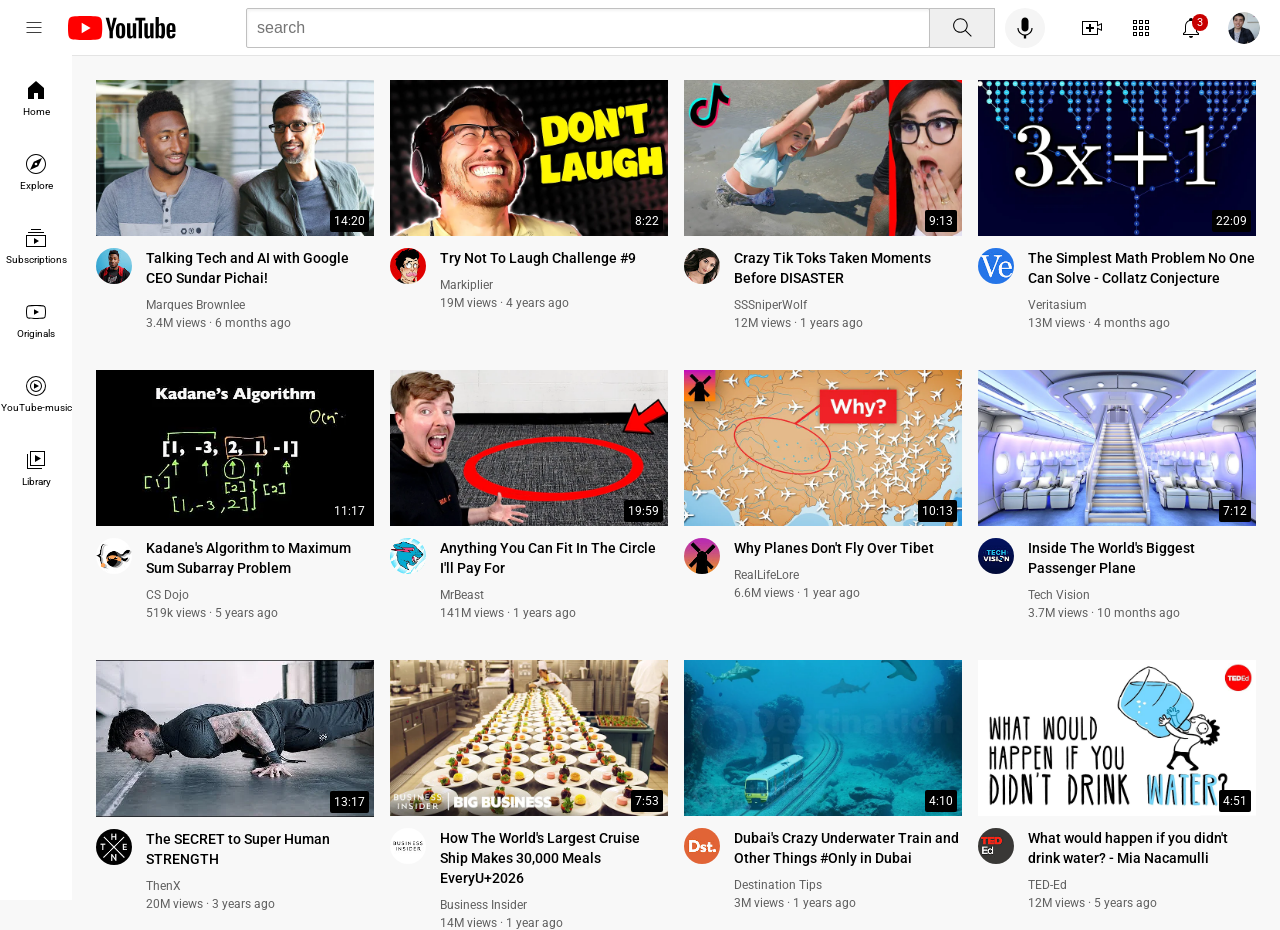
<file: index.html>
<!DOCTYPE html>
          <html>
            <head>
              <title>YouTube.com Clone</title>

              <link rel="preconnect" href="https://fonts.googleapis.com">
              <link rel="preconnect" href="https://fonts.gstatic.com" crossorigin>
              <link href="https://fonts.googleapis.com/css2?family=Roboto:ital,wght@0,100..900;1,100..900&display=swap" rel="stylesheet">
              <link rel="stylesheet" href="styles/general.css">
              <link rel="stylesheet" href="styles/header.css">
              <link rel="stylesheet" href="styles/video.css"> 
              <link rel="stylesheet" href="styles/sidebar.css"> 
            </head>

            <body>
              <div class="header">
                <div class="left-section">
                  <img class="hamburger-menu" src="icons/hamburger-menu.svg">
                  <img class="youtube-logo" src="icons/youtube-logo.svg">
                </div>
                <div class="middle-section"><input class="search-bar" type="text" placeholder="search">
                <button class="search-button">
                  <img class="search-icon" src="icons/search.svg">
                  <div class="tooltip">search</div>
                </button>
                <button class="voice-search-button">
                  <img class="voice-search-icon" src="icons/voice-search-icon.svg">
                  <div class="tooltip">search with your voice</div>
                </button>
                </div>
                  <div class="right-section">
                    <div class="upload-icon-container">
                      <img class="upload-icon" src="icons/upload.svg">
                      <div class="tooltip">Create</div>
                    </div>
                    <div class="youtube-apps-icon-container">
                      <img class="youtube-apps-icon" src="icons/youtube-apps.svg">
                      <div class="tooltip">YouTube apps</div>
                    </div>
                  
                  <div class="notifications-icon-container">
                    <img class="notifications-icon" src="icons/notifications.svg">
                    <div class="notifications-count">3</div>
                    <div class="tooltip">Notifications</div>
                  </div>
                <img class="current-user-picture" src="channel-pictures/my-channel.jpeg">
                  </div>
                </div>

                  <div class="sidebar">
                    <div class="sidebar-link"><img src="icons/home.svg"> <div>Home</div> </div>
                    <div class="sidebar-link"><img src="icons/explore.svg"> <div>Explore</div> </div>
                    <div class="sidebar-link"><img src="icons/subscriptions.svg"> <div>Subscriptions</div> </div>
                    <div class="sidebar-link"><img src="icons/originals.svg"> <div>Originals</div> </div>
                    <div class="sidebar-link"><img src="icons/youtube-music.svg"> <div>YouTube-music</div> </div>
                    <div class="sidebar-link"><img src="icons/library.svg"> <div>Library</div> </div>
                  </div>
            
          <div class="video-grid">
            <div class="video-preview">
            <div class="thumbnail-row">
              <img class="thumbnail" src="thumbnails/thumbnail-1.webp">
            <div class="video-time">14:20</div>
            </div>
            <div class="video-info-grid">
              <div class="channel-picture">
                <img class="profile-picture" src="channel-pictures/channel-1.jpeg">
              </div>
              <div class="video-info">
                <p class="video-title">
                  Talking Tech and AI with Google CEO
                  Sundar Pichai!
                </p>
                <p class="video-author">
                  Marques Brownlee
                </p>
                <P class="video-stats">
                  3.4M views &#xB7; 6 months ago
              </P>
            </div>
          </div>
          </div>
        
        

          <div class="video-preview">
            <div class="thumbnail-row">
              <img class="thumbnail" src="thumbnails/thumbnail-2 (1).webp">
              <div class="video-time">8:22</div>
            </div>
            <div class="video-info-grid">
              <div class="channel-picture">
                <img class="profile-picture" src="channel-pictures/channel-2.jpeg">
              </div>
              <div class="video-info">
                <p class="video-title">
                  Try Not To Laugh Challenge #9
                </p>
                <p class="video-author">
                  Markiplier
                </p>
                <P class="video-stats">
                  19M views &#xB7; 4 years ago
              </P>
            </div>
          </div>
          </div>
        

      <div class="video-preview">
            <div class="thumbnail-row">
              <img class="thumbnail" src="thumbnails/thumbnail-3.webp">
              <div class="video-time">9:13</div>
            </div>
            <div class="video-info-grid">
              <div class="channel-picture">
                <img class="profile-picture" src="channel-pictures/channel-3.jpeg">
              </div>
              <div class="video-info">
                <p class="video-title">
                  Crazy Tik Toks Taken Moments Before DISASTER
                </p>
                <p class="video-author">
                  SSSniperWolf
                </p>
                <P class="video-stats">
                  12M views &#xB7; 1 years ago
              </P>
            </div>
          </div>
          </div>
        

          <div class="video-preview">
            <div class="thumbnail-row">
              <img class="thumbnail" src="thumbnails/thumbnail-4.webp">
              <div class="video-time">22:09</div>
            </div>
            <div class="video-info-grid">
              <div class="channel-picture">
                <img class="profile-picture" src="channel-pictures/channel-4.jpeg">
              </div>
              <div class="video-info">
                <p class="video-title">
                The Simplest Math Problem No One Can Solve - Collatz Conjecture
                </p>
                <p class="video-author">
                  Veritasium
                </p>
                <P class="video-stats">
                  13M views &#xB7; 4 months ago
              </P>
            </div>
          </div>
          </div>


          <div class="video-preview">
            <div class="thumbnail-row">
              <img class="thumbnail" src="thumbnails/thumbnail-5.webp">
              <div class="video-time">11:17</div>
            </div>
            <div class="video-info-grid">
              <div class="channel-picture">
                <img class="profile-picture" src="channel-pictures/channel-5.jpeg">
              </div>
              <div class="video-info">
                <p class="video-title">
                  Kadane's Algorithm to Maximum Sum Subarray Problem
                </p>
                <p class="video-author">
                CS Dojo
                </p>
                <P class="video-stats">
                  519k views &#xB7; 5 years ago
              </P>
            </div>
          </div>
          </div>

      <div class="video-preview">
            <div class="thumbnail-row">
              <img class="thumbnail" src="thumbnails/thumbnail-6.webp">
              <div class="video-time">19:59</div>
            </div>
            <div class="video-info-grid">
              <div class="channel-picture">
                <img class="profile-picture" src="channel-pictures/channel-6.jpeg">
              </div>
              <div class="video-info">
                <p class="video-title">
                  Anything You Can Fit In The Circle I'll Pay For
                </p>
                <p class="video-author">
                  MrBeast
                </p>
                <P class="video-stats">
                  141M views &#xB7; 1 years ago
              </P>
              </div>
            </div>
          </div>
        

          <div class="video-preview">
            <div class="thumbnail-row">
              <img class="thumbnail" src="thumbnails/thumbnail-7.webp">
            <div class="video-time">10:13</div>
            </div>
            <div class="video-info-grid">
              <div class="channel-picture">
                <img class="profile-picture" src="channel-pictures/channel-7.jpeg">
              </div>
              <div class="video-info">
                <p class="video-title">
                  Why Planes Don't Fly Over Tibet
                </p>
                <p class="video-author">
                RealLifeLore
                </p>
                <P class="video-stats">
                  6.6M views &#xB7; 1 year ago
              </P>
            </div>
          </div>
          </div>
        

          <div class="video-preview">
            <div class="thumbnail-row">
              <img class="thumbnail" src="thumbnails/thumbnail-8.webp">
              <div class="video-time">7:12</div>
            </div>
            <div class="video-info-grid">
              <div class="channel-picture">
                <img class="profile-picture" src="channel-pictures/channel-8.jpeg">
              </div>
              <div class="video-info">
                <p class="video-title">
                  Inside The World's Biggest Passenger Plane
                </p>
                <p class="video-author">
                  Tech Vision
                </p>
                <P class="video-stats">
                  3.7M views &#xB7; 10 months ago
              </P>
            </div>
          </div>
          </div>

      <div class="video-preview">
            <div class="thumbnail-row">
              <img class="thumbnail" src="thumbnails/thumbnail-9.webp">
              <div class="video-time">13:17</div>
            </div>
            <div class="video-info-grid">
              <div class="channel-picture">
                <img class="profile-picture" src="channel-pictures/channel-9.jpeg">
              </div>
              <div class="video-info">
                <p class="video-title">
                  The SECRET to Super Human STRENGTH
                </p>
                <p class="video-author">
                  ThenX
                </p>
                <P class="video-stats">
                  20M views &#xB7; 3 years ago
              </P>
            </div>
          </div>
          </div>

          <div class="video-preview">
            <div class="thumbnail-row">
              <img class="thumbnail" src="thumbnails/thumbnail-10.webp">
              <div class="video-time">7:53</div>
            </div>
            <div class="video-info-grid">
              <div class="channel-picture">
                <img class="profile-picture" src="channel-pictures/channel-10.jpeg">
              </div>
              <div class="video-info">
                <p class="video-title">
                  How The World's Largest Cruise Ship Makes 30,000 Meals EveryU+2026
                </p>
                <p class="video-author">
                Business Insider
                </p>
                <P class="video-stats">
                  14M views &#xB7; 1 year ago
              </P>
            </div>
          </div>
          </div>

          <div class="video-preview">
            <div class="thumbnail-row">
              <img class="thumbnail" src="thumbnails/thumbnail-11.webp">
              <div class="video-time">4:10</div>
            </div>
            <div class="video-info-grid">
              <div class="channel-picture">
                <img class="profile-picture" src="channel-pictures/channel-11.jpeg">
              </div>
              <div class="video-info">
                <p class="video-title">
                  Dubai's Crazy Underwater Train and Other Things #Only in Dubai
                </p>
                <p class="video-author">
                  Destination Tips
                </p>
                <P class="video-stats">
                  3M views &#xB7; 1 years ago
              </P>
            </div>
          </div>
          </div>

      <div class="video-preview">
            <div class="thumbnail-row">
              <img class="thumbnail" src="thumbnails/thumbnail-12.webp">
              <div class="video-time">4:51</div>
            </div>
            <div class="video-info-grid">
              <div class="channel-picture">
                <img class="profile-picture" src="channel-pictures/channel-12.jpeg">
              </div>
              <div class="video-info">
                <p class="video-title">
                  What would happen if you didn't drink water? - Mia Nacamulli
                </p>
                <p class="video-author">
                  TED-Ed
                </p>
                <P class="video-stats">
                  12M views &#xB7; 5 years ago
              </P>
              </div>
            </div>
            </div>
          </div>
        </body>
        </html>
</file>
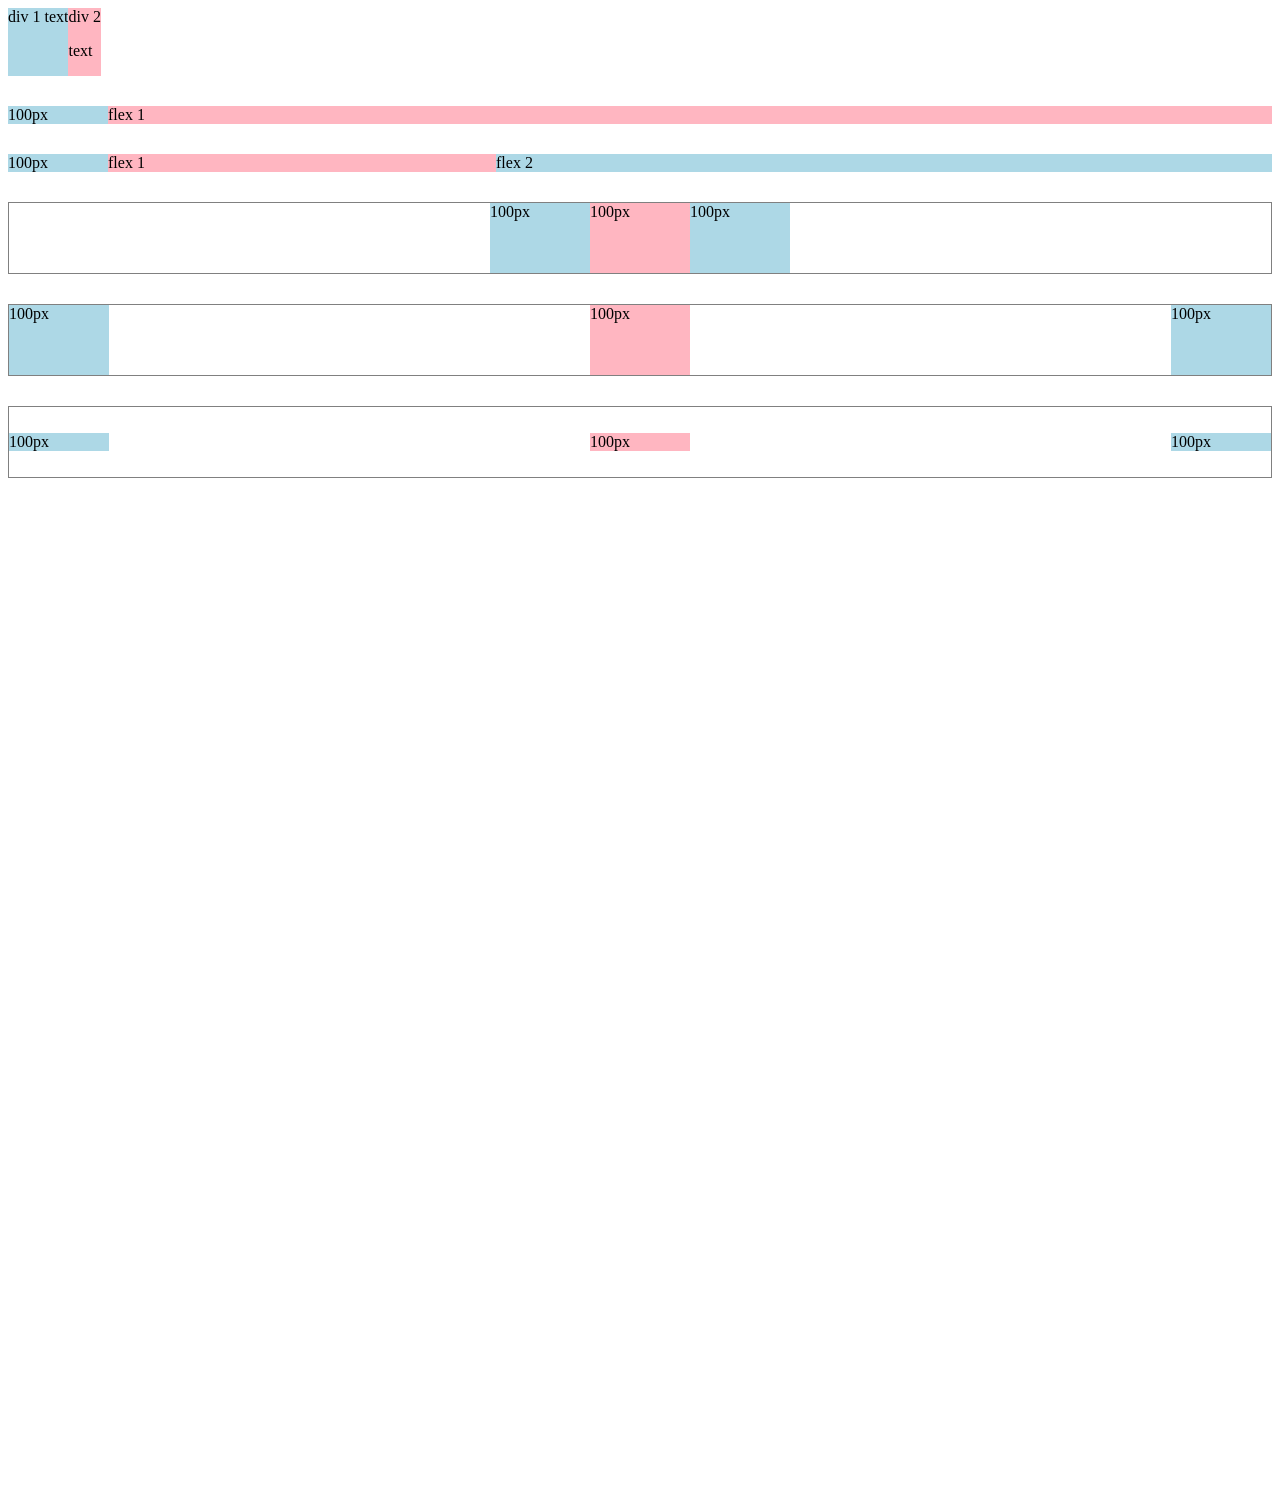
<file: flexbox.html>
<!DOCTYPE html>
      <html>
        <head>
          <title>Flexbox practice</title>
        </head>
        <body style="padding-bottom: 1000px;">
          <div style="
            display: flex;
            flex-direction: row;
            ">
            <div style="background-color: lightblue;">div 1 text</div>
            <div style="background-color: lightpink;">div 2<p>text</p></div>
          </div>

          <div style="
            margin-top: 30px;
            display: flex;
            flex-direction: row;
            ">
            <div style="background-color: lightblue; width: 100px;">100px</div>
            <div style="background-color: lightpink; flex: 1;">flex 1</div>
          </div>

          <div style="
            margin-top: 30px;
            display: flex;
            flex-direction: row;
            ">
            <div style="background-color: lightblue; width: 100px;">100px</div>
            <div style="background-color: lightpink; flex: 1;">flex 1</div>
            <div style="background-color: lightblue; flex: 2;">flex 2</div>
          </div>

          <div style="
            margin-top: 30px;
            height: 70px;
            border-width: 1px;
            border-style: solid;
            border-color: gray;

            display: flex;
            flex-direction: row;
            justify-content: center;
            ">
            <div style="background-color: lightblue; width: 100px;">100px</div>
            <div style="background-color: lightpink; width: 100px;">100px</div>
            <div style="background-color: lightblue; width: 100px;">100px</div>
          </div>

          <div style="
            margin-top: 30px;
            height: 70px;
            border-width: 1px;
            border-style: solid;
            border-color: gray;

            display: flex;
            flex-direction: row;
            justify-content: space-between;
            ">
            <div style="background-color: lightblue; width: 100px;">100px</div>
            <div style="background-color: lightpink; width: 100px;">100px</div>
            <div style="background-color: lightblue; width: 100px;">100px</div>
          </div>

          <div style="
            margin-top: 30px;
            height: 70px;
            border-width: 1px;
            border-style: solid;
            border-color: gray;

            display: flex;
            flex-direction: row;
            justify-content: space-between;
            align-items: center;
            ">
            <div style="background-color: lightblue; width: 100px;">100px</div>
            <div style="background-color: lightpink; width: 100px;">100px</div>
            <div style="background-color: lightblue; width: 100px;">100px</div>
          </div>
        </body>
      </html>
</file>
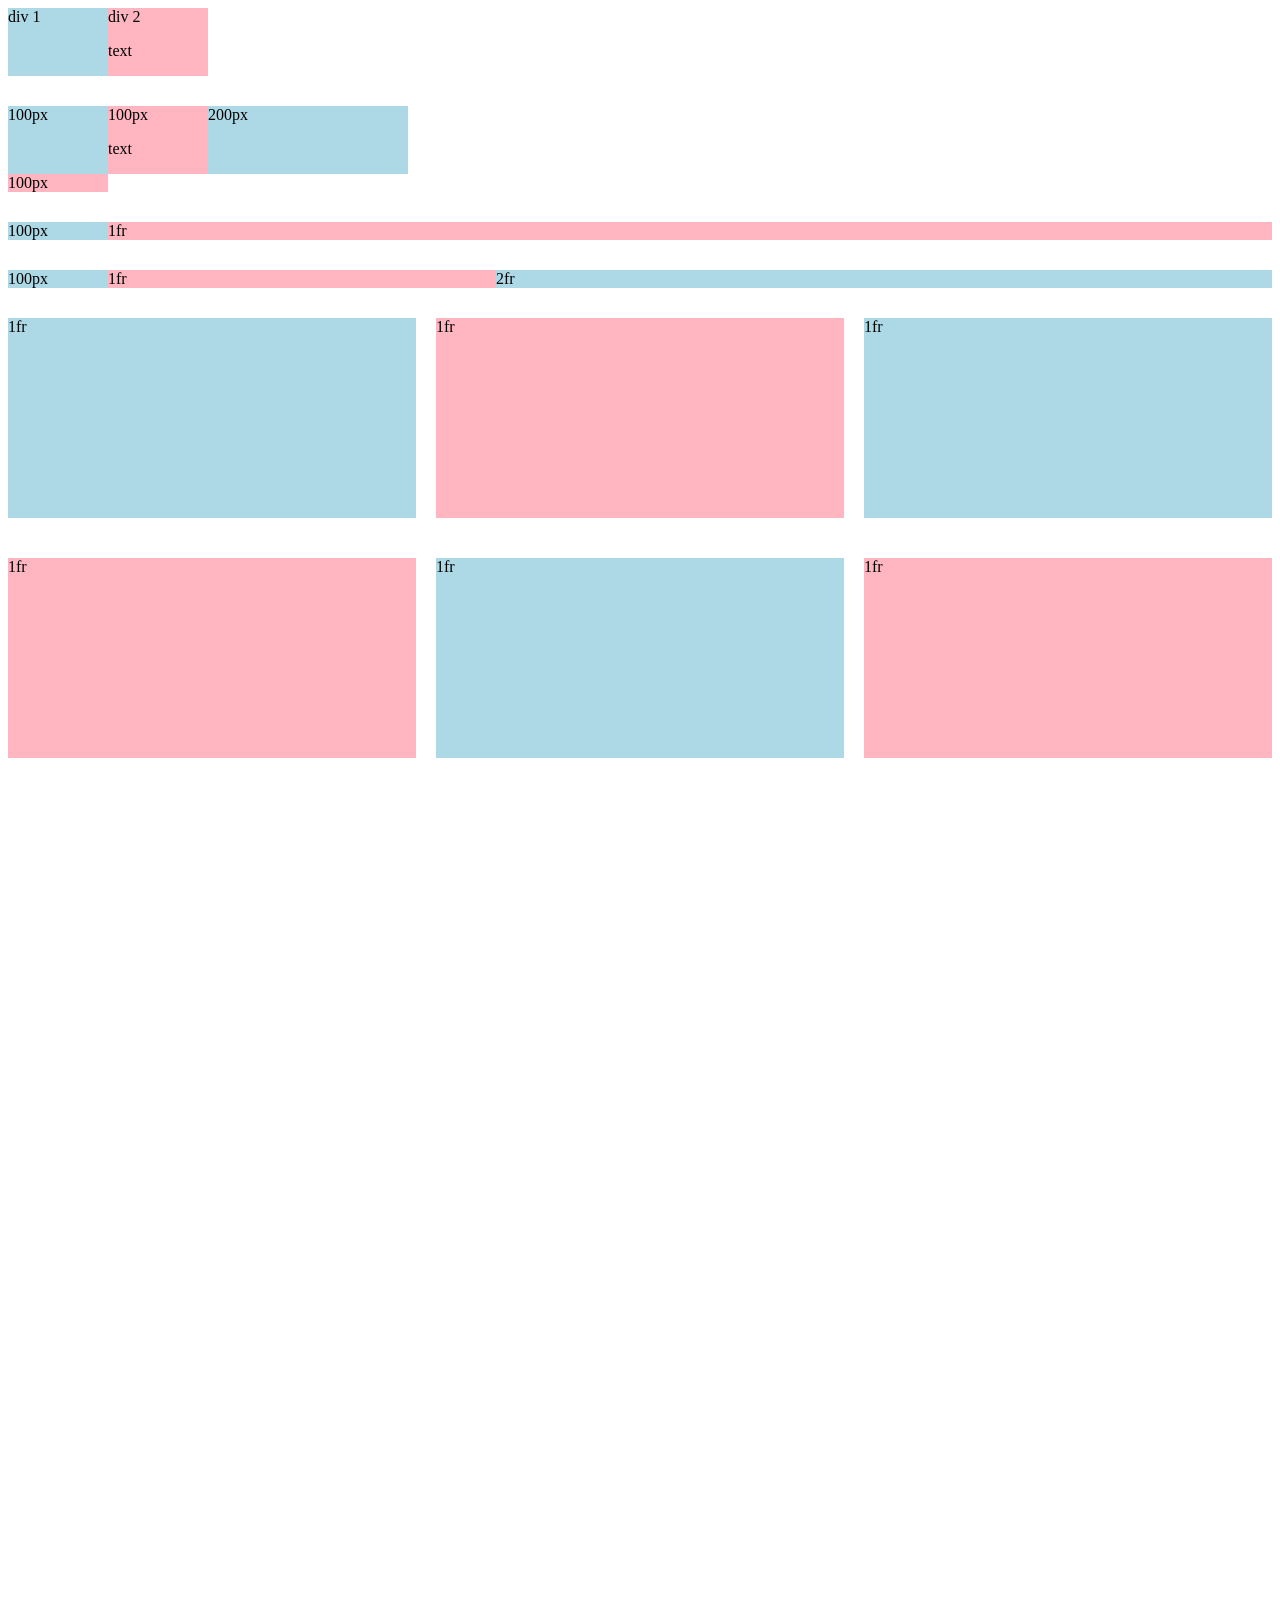
<file: grid.html>
<!DOCTYPE html>
    <html>
      <head>
        <title>Grid practice</title>
      </head>
      <body style="padding-bottom: 1000px;">
        <div style="
        display: grid; 
        grid-template-columns: 100px 100px;">
          <div style="background-color: lightblue;">div 1</div>
          <div style="background-color: lightpink;">div 2<p>text</p></div>
        </div>

          <div style="
          margin-top: 30px;
          display: grid; 
          grid-template-columns: 100px 100px 200px;">
            <div style="background-color: lightblue;">100px</div>
            <div style="background-color: lightpink;">100px<p>text</p></div>
            <div style="background-color: lightblue;">200px</div>
            <div style="background-color: lightpink;">100px</div>
         </div>

         <div style="
         margin-top: 30px;
        display: grid; 
        grid-template-columns: 100px 1fr;">
          <div style="background-color: lightblue;">100px</div>
          <div style="background-color: lightpink;">1fr</div>
        </div>

        <div style="
         margin-top: 30px;
        display: grid; 
        grid-template-columns: 100px 1fr 2fr;">
          <div style="background-color: lightblue;">100px</div>
          <div style="background-color: lightpink;">1fr</div>
          <div style="background-color: lightblue;">2fr</div>
        </div>

        <div style="
         margin-top: 30px;
         display: grid; 
         grid-template-columns: 1fr 1fr 1fr;
         column-gap: 20px;
         row-gap: 40px;">
         
          <div style="background-color: lightblue; height: 200px;">1fr</div>
          <div style="background-color: lightpink; height: 200px;">1fr</div>
          <div style="background-color: lightblue; height: 200px;">1fr</div>
          <div style="background-color: lightpink; height: 200px;">1fr</div>
          <div style="background-color: lightblue; height: 200px;">1fr</div>
          <div style="background-color: lightpink; height: 200px;">1fr</div>
        </div>
  </body>
  </html>
</file>
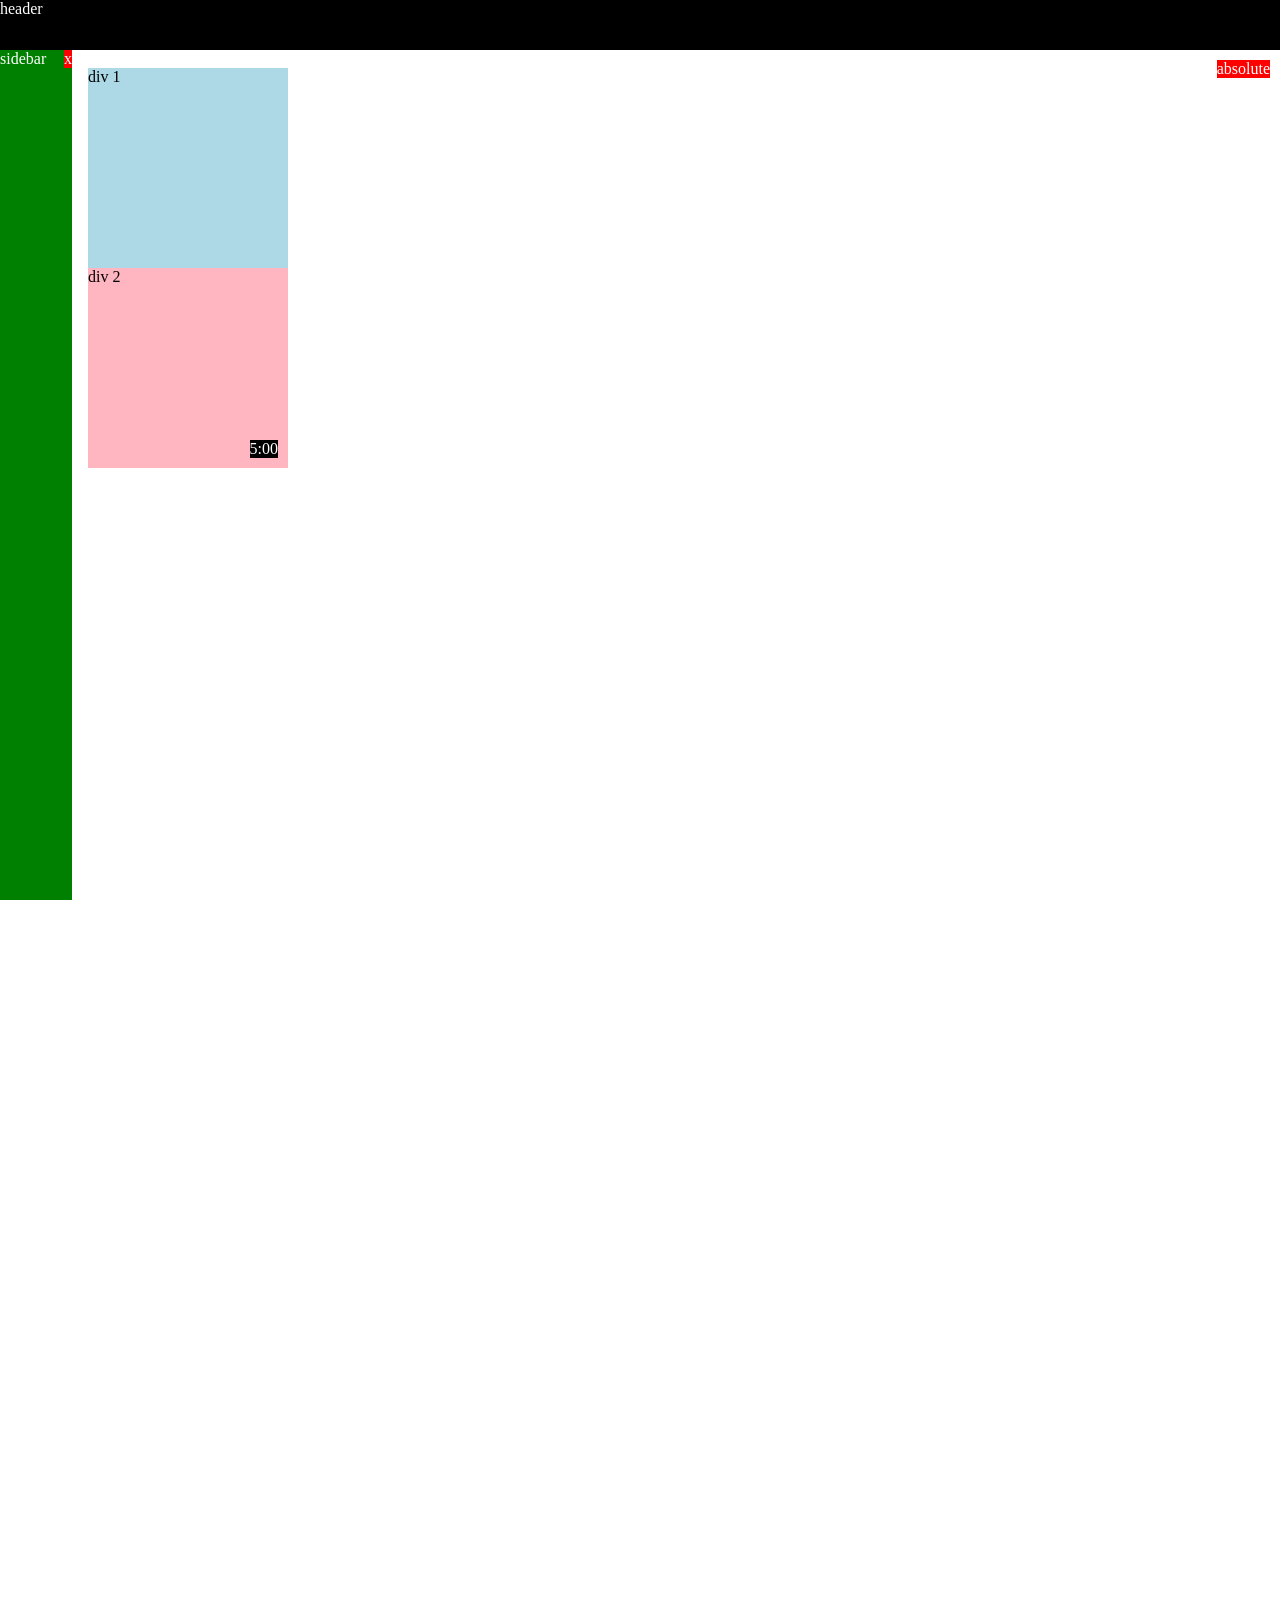
<file: position.html>
<!DOCTYPE html>
    <html>
        <head>
          <title>position practice</title>
        </head>
        <body style="
            height: 3000px;
            padding-top: 60px;
            padding-left: 80px;
            ">
          <div style="
            background-color: black;
            color: white;
            position: fixed;
            top: 0;
            left: 0;
            right: 0;
            height: 50px;
            z-index: 100;
          ">header</div>

          <div style="
          background-color: green;
          color: white;
          position: fixed;
          left: 0;
          bottom: 0;
          top: 50px;
          width: 72px;
          ">
            sidebar
            
        <div style="
        position: absolute;
        background-color: red;
        color: white;
        top: 0;
        right: 0;
        ">
          x
        </div>
          </div>

        <div style="
        position: absolute;
        background-color: red;
        color: white;
        top: 60px;
        right: 10px;
        ">
          absolute
        </div>

          <div style="
            background-color: lightblue;
            height: 200px;
            width: 200px;
            position: static;
            ">div 1 </div>
          <div style="
            background-color:lightpink;
            height: 200px;
            width: 200px;
            position: relative;
            ">
            div 2
            <div style="
        position: absolute;
        background-color: black;
        color: white;
        bottom: 10px;
        right: 10px;
       
        ">
          5:00
        </div>
        </div>
        </body>
      </html>
</file>
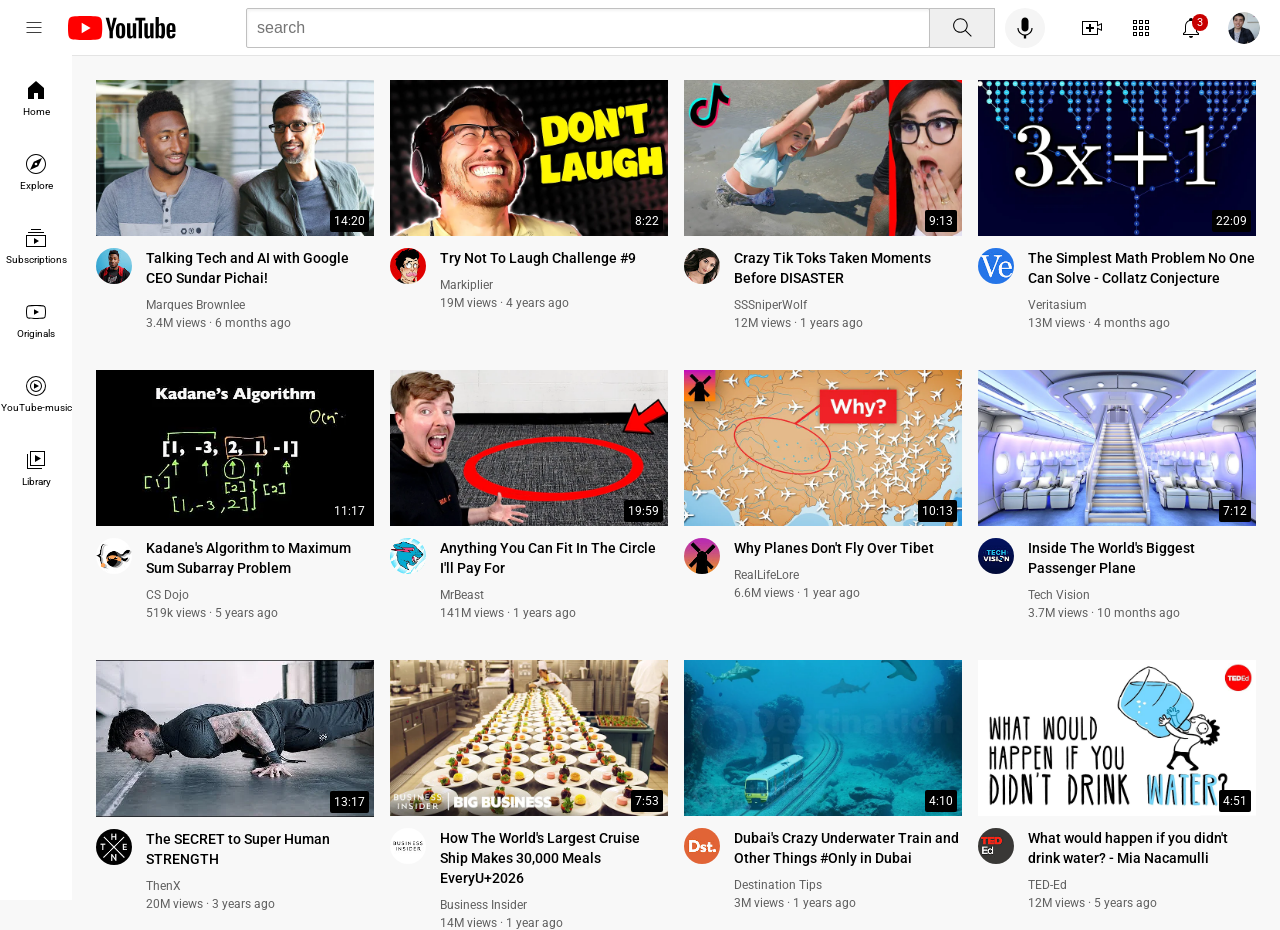
<file: youtube.html>
<!DOCTYPE html>
          <html>
            <head>
              <title>YouTube.com Clone</title>

              <link rel="preconnect" href="https://fonts.googleapis.com">
              <link rel="preconnect" href="https://fonts.gstatic.com" crossorigin>
              <link href="https://fonts.googleapis.com/css2?family=Roboto:ital,wght@0,100..900;1,100..900&display=swap" rel="stylesheet">
              <link rel="stylesheet" href="styles/general.css">
              <link rel="stylesheet" href="styles/header.css">
              <link rel="stylesheet" href="styles/video.css"> 
              <link rel="stylesheet" href="styles/sidebar.css"> 
            </head>

            <body>
              <div class="header">
                <div class="left-section">
                  <img class="hamburger-menu" src="icons/hamburger-menu.svg">
                  <img class="youtube-logo" src="icons/youtube-logo.svg">
                </div>
                <div class="middle-section"><input class="search-bar" type="text" placeholder="search">
                <button class="search-button">
                  <img class="search-icon" src="icons/search.svg">
                  <div class="tooltip">search</div>
                </button>
                <button class="voice-search-button">
                  <img class="voice-search-icon" src="icons/voice-search-icon.svg">
                  <div class="tooltip">search with your voice</div>
                </button>
                </div>
                  <div class="right-section">
                    <div class="upload-icon-container">
                      <img class="upload-icon" src="icons/upload.svg">
                      <div class="tooltip">Create</div>
                    </div>
                    <div class="youtube-apps-icon-container">
                      <img class="youtube-apps-icon" src="icons/youtube-apps.svg">
                      <div class="tooltip">YouTube apps</div>
                    </div>
                  
                  <div class="notifications-icon-container">
                    <img class="notifications-icon" src="icons/notifications.svg">
                    <div class="notifications-count">3</div>
                    <div class="tooltip">Notifications</div>
                  </div>
                <img class="current-user-picture" src="channel-pictures/my-channel.jpeg">
                  </div>
                </div>

                  <div class="sidebar">
                    <div class="sidebar-link"><img src="icons/home.svg"> <div>Home</div> </div>
                    <div class="sidebar-link"><img src="icons/explore.svg"> <div>Explore</div> </div>
                    <div class="sidebar-link"><img src="icons/subscriptions.svg"> <div>Subscriptions</div> </div>
                    <div class="sidebar-link"><img src="icons/originals.svg"> <div>Originals</div> </div>
                    <div class="sidebar-link"><img src="icons/youtube-music.svg"> <div>YouTube-music</div> </div>
                    <div class="sidebar-link"><img src="icons/library.svg"> <div>Library</div> </div>
                  </div>
            
          <div class="video-grid">
            <div class="video-preview">
            <div class="thumbnail-row">
              <img class="thumbnail" src="thumbnails/thumbnail-1.webp">
            <div class="video-time">14:20</div>
            </div>
            <div class="video-info-grid">
              <div class="channel-picture">
                <img class="profile-picture" src="channel-pictures/channel-1.jpeg">
              </div>
              <div class="video-info">
                <p class="video-title">
                  Talking Tech and AI with Google CEO
                  Sundar Pichai!
                </p>
                <p class="video-author">
                  Marques Brownlee
                </p>
                <P class="video-stats">
                  3.4M views &#xB7; 6 months ago
              </P>
            </div>
          </div>
          </div>
        
        

          <div class="video-preview">
            <div class="thumbnail-row">
              <img class="thumbnail" src="thumbnails/thumbnail-2 (1).webp">
              <div class="video-time">8:22</div>
            </div>
            <div class="video-info-grid">
              <div class="channel-picture">
                <img class="profile-picture" src="channel-pictures/channel-2.jpeg">
              </div>
              <div class="video-info">
                <p class="video-title">
                  Try Not To Laugh Challenge #9
                </p>
                <p class="video-author">
                  Markiplier
                </p>
                <P class="video-stats">
                  19M views &#xB7; 4 years ago
              </P>
            </div>
          </div>
          </div>
        

      <div class="video-preview">
            <div class="thumbnail-row">
              <img class="thumbnail" src="thumbnails/thumbnail-3.webp">
              <div class="video-time">9:13</div>
            </div>
            <div class="video-info-grid">
              <div class="channel-picture">
                <img class="profile-picture" src="channel-pictures/channel-3.jpeg">
              </div>
              <div class="video-info">
                <p class="video-title">
                  Crazy Tik Toks Taken Moments Before DISASTER
                </p>
                <p class="video-author">
                  SSSniperWolf
                </p>
                <P class="video-stats">
                  12M views &#xB7; 1 years ago
              </P>
            </div>
          </div>
          </div>
        

          <div class="video-preview">
            <div class="thumbnail-row">
              <img class="thumbnail" src="thumbnails/thumbnail-4.webp">
              <div class="video-time">22:09</div>
            </div>
            <div class="video-info-grid">
              <div class="channel-picture">
                <img class="profile-picture" src="channel-pictures/channel-4.jpeg">
              </div>
              <div class="video-info">
                <p class="video-title">
                The Simplest Math Problem No One Can Solve - Collatz Conjecture
                </p>
                <p class="video-author">
                  Veritasium
                </p>
                <P class="video-stats">
                  13M views &#xB7; 4 months ago
              </P>
            </div>
          </div>
          </div>


          <div class="video-preview">
            <div class="thumbnail-row">
              <img class="thumbnail" src="thumbnails/thumbnail-5.webp">
              <div class="video-time">11:17</div>
            </div>
            <div class="video-info-grid">
              <div class="channel-picture">
                <img class="profile-picture" src="channel-pictures/channel-5.jpeg">
              </div>
              <div class="video-info">
                <p class="video-title">
                  Kadane's Algorithm to Maximum Sum Subarray Problem
                </p>
                <p class="video-author">
                CS Dojo
                </p>
                <P class="video-stats">
                  519k views &#xB7; 5 years ago
              </P>
            </div>
          </div>
          </div>

      <div class="video-preview">
            <div class="thumbnail-row">
              <img class="thumbnail" src="thumbnails/thumbnail-6.webp">
              <div class="video-time">19:59</div>
            </div>
            <div class="video-info-grid">
              <div class="channel-picture">
                <img class="profile-picture" src="channel-pictures/channel-6.jpeg">
              </div>
              <div class="video-info">
                <p class="video-title">
                  Anything You Can Fit In The Circle I'll Pay For
                </p>
                <p class="video-author">
                  MrBeast
                </p>
                <P class="video-stats">
                  141M views &#xB7; 1 years ago
              </P>
              </div>
            </div>
          </div>
        

          <div class="video-preview">
            <div class="thumbnail-row">
              <img class="thumbnail" src="thumbnails/thumbnail-7.webp">
            <div class="video-time">10:13</div>
            </div>
            <div class="video-info-grid">
              <div class="channel-picture">
                <img class="profile-picture" src="channel-pictures/channel-7.jpeg">
              </div>
              <div class="video-info">
                <p class="video-title">
                  Why Planes Don't Fly Over Tibet
                </p>
                <p class="video-author">
                RealLifeLore
                </p>
                <P class="video-stats">
                  6.6M views &#xB7; 1 year ago
              </P>
            </div>
          </div>
          </div>
        

          <div class="video-preview">
            <div class="thumbnail-row">
              <img class="thumbnail" src="thumbnails/thumbnail-8.webp">
              <div class="video-time">7:12</div>
            </div>
            <div class="video-info-grid">
              <div class="channel-picture">
                <img class="profile-picture" src="channel-pictures/channel-8.jpeg">
              </div>
              <div class="video-info">
                <p class="video-title">
                  Inside The World's Biggest Passenger Plane
                </p>
                <p class="video-author">
                  Tech Vision
                </p>
                <P class="video-stats">
                  3.7M views &#xB7; 10 months ago
              </P>
            </div>
          </div>
          </div>

      <div class="video-preview">
            <div class="thumbnail-row">
              <img class="thumbnail" src="thumbnails/thumbnail-9.webp">
              <div class="video-time">13:17</div>
            </div>
            <div class="video-info-grid">
              <div class="channel-picture">
                <img class="profile-picture" src="channel-pictures/channel-9.jpeg">
              </div>
              <div class="video-info">
                <p class="video-title">
                  The SECRET to Super Human STRENGTH
                </p>
                <p class="video-author">
                  ThenX
                </p>
                <P class="video-stats">
                  20M views &#xB7; 3 years ago
              </P>
            </div>
          </div>
          </div>

          <div class="video-preview">
            <div class="thumbnail-row">
              <img class="thumbnail" src="thumbnails/thumbnail-10.webp">
              <div class="video-time">7:53</div>
            </div>
            <div class="video-info-grid">
              <div class="channel-picture">
                <img class="profile-picture" src="channel-pictures/channel-10.jpeg">
              </div>
              <div class="video-info">
                <p class="video-title">
                  How The World's Largest Cruise Ship Makes 30,000 Meals EveryU+2026
                </p>
                <p class="video-author">
                Business Insider
                </p>
                <P class="video-stats">
                  14M views &#xB7; 1 year ago
              </P>
            </div>
          </div>
          </div>

          <div class="video-preview">
            <div class="thumbnail-row">
              <img class="thumbnail" src="thumbnails/thumbnail-11.webp">
              <div class="video-time">4:10</div>
            </div>
            <div class="video-info-grid">
              <div class="channel-picture">
                <img class="profile-picture" src="channel-pictures/channel-11.jpeg">
              </div>
              <div class="video-info">
                <p class="video-title">
                  Dubai's Crazy Underwater Train and Other Things #Only in Dubai
                </p>
                <p class="video-author">
                  Destination Tips
                </p>
                <P class="video-stats">
                  3M views &#xB7; 1 years ago
              </P>
            </div>
          </div>
          </div>

      <div class="video-preview">
            <div class="thumbnail-row">
              <img class="thumbnail" src="thumbnails/thumbnail-12.webp">
              <div class="video-time">4:51</div>
            </div>
            <div class="video-info-grid">
              <div class="channel-picture">
                <img class="profile-picture" src="channel-pictures/channel-12.jpeg">
              </div>
              <div class="video-info">
                <p class="video-title">
                  What would happen if you didn't drink water? - Mia Nacamulli
                </p>
                <p class="video-author">
                  TED-Ed
                </p>
                <P class="video-stats">
                  12M views &#xB7; 5 years ago
              </P>
              </div>
            </div>
            </div>
          </div>
        </body>
        </html>
</file>
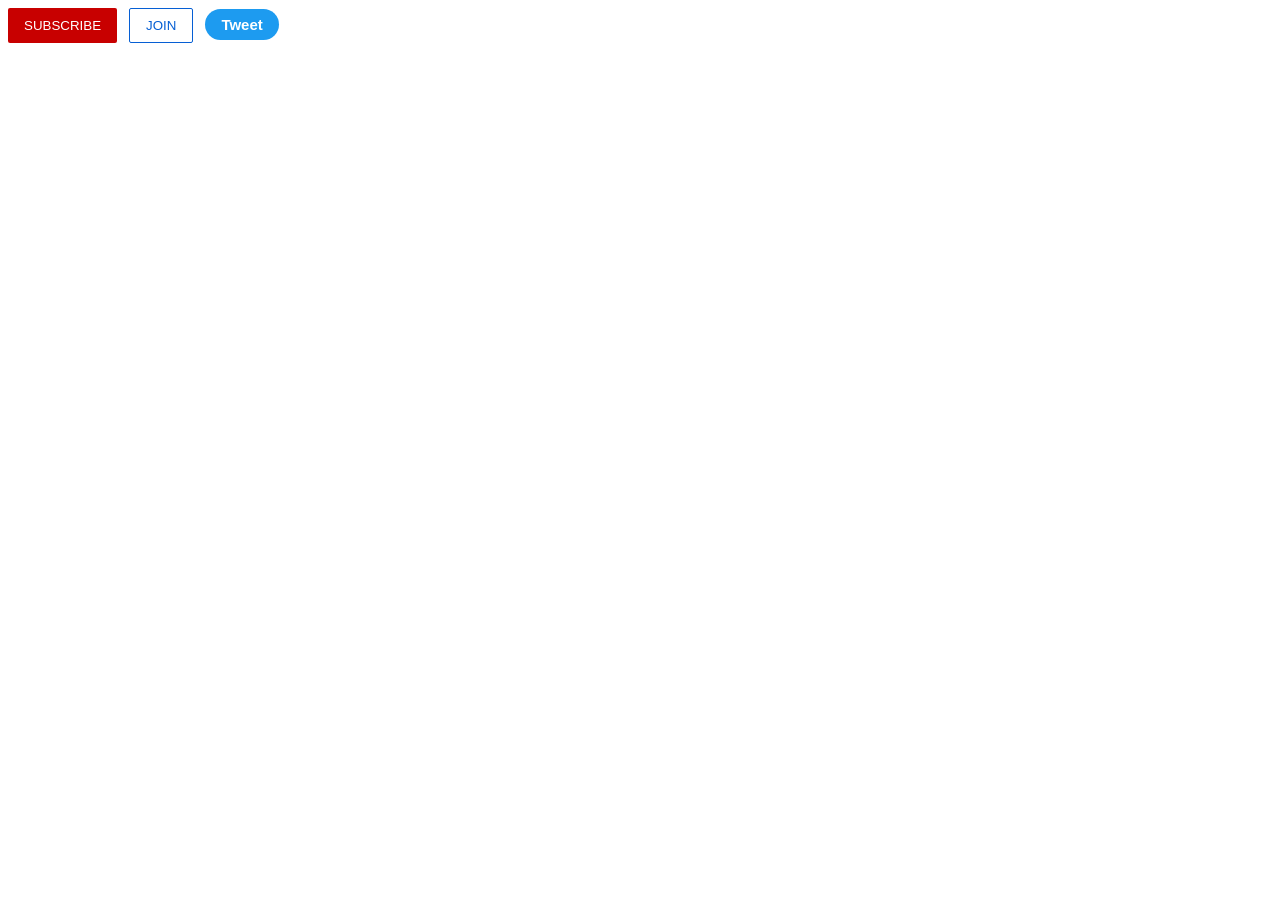
<file: intro-to-html/buttons.html>
<!DOCTYPE html>
<html>
  <head>
    <title>buttons practice</title>
    <link rel="stylesheet" href="button.css">
  </head>
   <body>
     <button class="subscribe-button">
      SUBSCRIBE
    </button>

    <button class="join-button">
      JOIN
    </button>

    <button class="tweet-button">
      Tweet
    </button>
 </body>
</html>
</file>
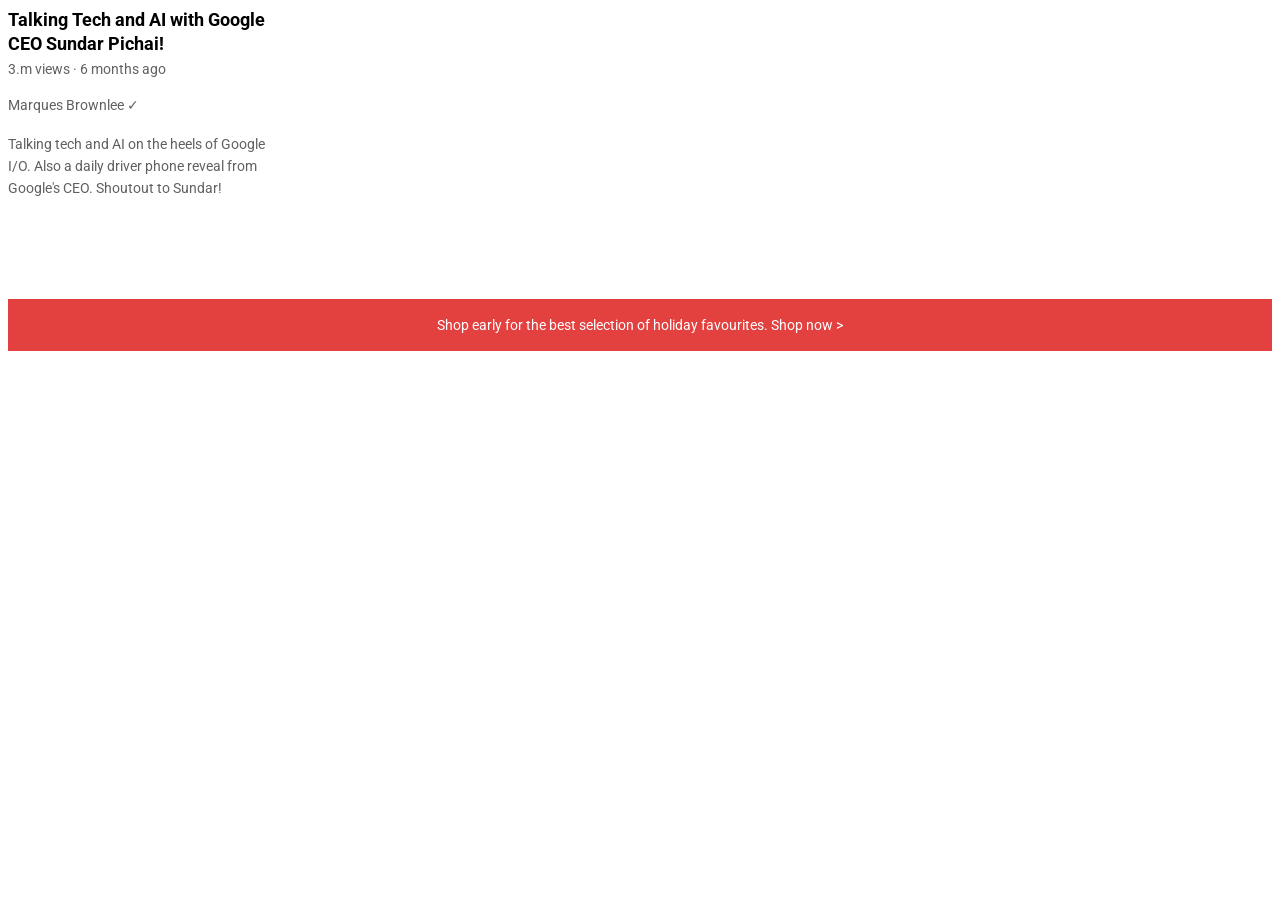
<file: intro-to-html/text.html>
<!DOCTYPE html>
 <html>
  <head> 
    <title>Text practice</title>

    <link rel="preconnect" href="https://fonts.googleapis.com">
    <link rel="preconnect" href="https://fonts.gstatic.com" crossorigin>
    <link href="https://fonts.googleapis.com/css2?family=Roboto:ital,wght@0,100..900;1,100..900&display=swap" 
     rel="stylesheet">

    <link rel="stylesheet" href="text.css">
  </head>

  <body>
    <p class="video-tittle">
  Talking Tech and AI with Google CEO Sundar Pichai!
</p>

<p class="video-stats">
  3.m views &#183; 6 months ago
</p> 

<p class="video-author">
  Marques Brownlee &#10003;
</p>

<p class="video-description">
Talking tech and AI on the heels of Google I/O. Also 
a daily driver phone reveal from Google's CEO.
 Shoutout to Sundar!
</p>

<p class="apple-text">
  Shop early for the best selection of holiday 
  favourites. <span class="shop-link">Shop now &#62;  
  </span>
</p>

</body>
 </html>
</file>
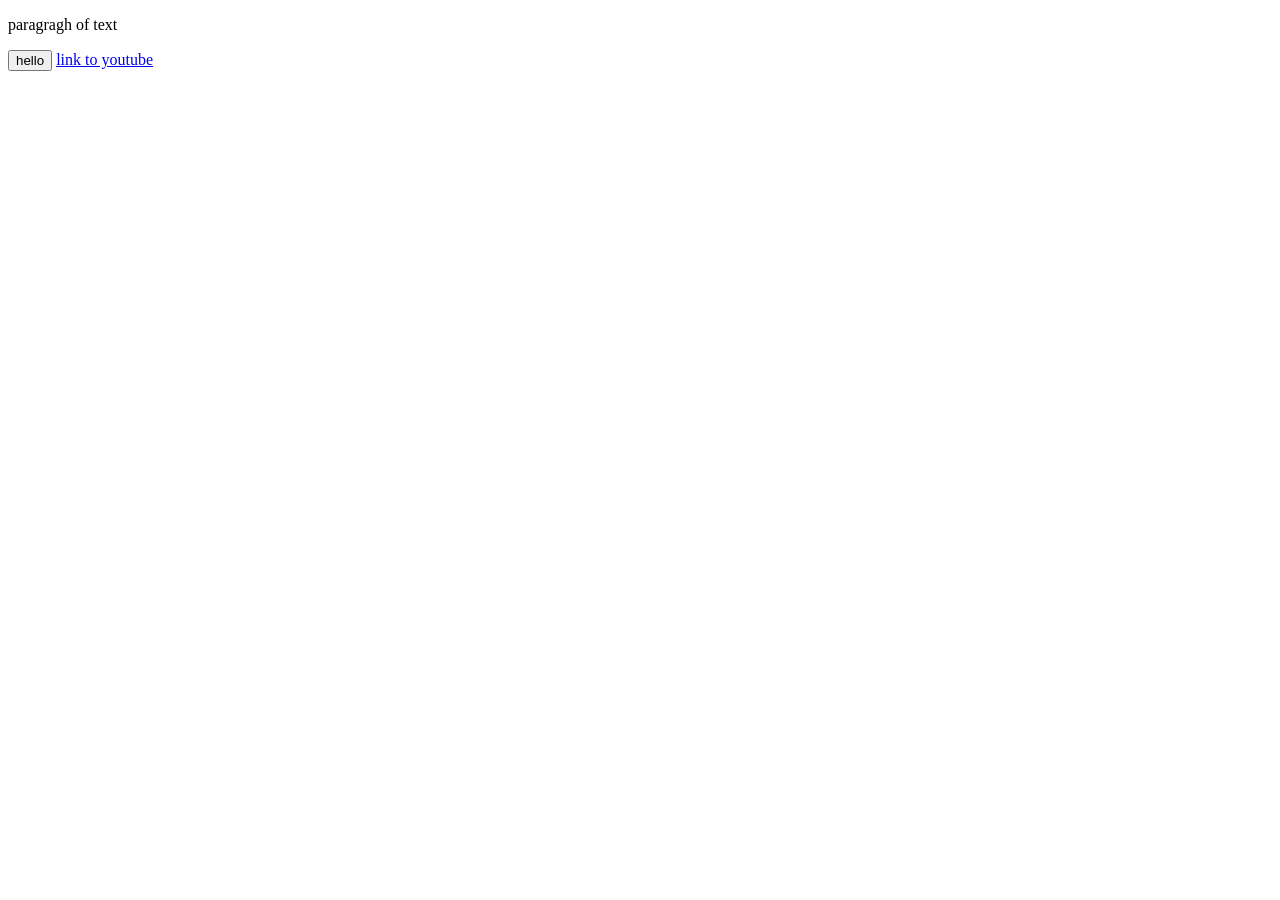
<file: intro-to-html/website.html>
<!DOCTYPE html>
<html>
  <head>
    <title>first website</title>
  </head>
  <body>
  <p>
    paragragh of text 
  </p>

<button>
  hello
</button>

<a href="https://www.youtube.com/" target="_blank">
  link to youtube
</a>
</body>
</html>
</file>
<file: styles/general.css>
p {
          margin-top: 0;
          margin-bottom: 0;
        }

        body {
          font-family: Roboto, Arial;
          margin: 0;
          padding-top: 80px;
          padding-left: 96px;
          padding-right: 24px;
          background-color: rgb(248, 248, 248);
        }
</file>
<file: styles/header.css>
.header {
  height: 55px;

  display: flex;
  flex-direction: row;
  justify-content: space-between;

  position: fixed;
  top: 0;
  left: 0;
  right: 0;
  z-index: 100;

  background-color: white;
  border-bottom-width: 1px;
  border-bottom-style: solid;
  border-bottom-color: rgb(228, 228, 228);

}

.left-section {
  display: flex;
  align-items: center;
}

.hamburger-menu {
  height: 20px;
  margin-left: 24px;
  margin-right: 24px;
}

.youtube-logo {
  height: 24px;
}

.middle-section {
  flex: 1;
  margin-left: 70px;
  margin-right: 35px;
  max-width: 5000px;
  display: flex;
  align-items: center;
}

.search-bar {
  flex: 1;
  height: 36px;
  padding-left: 10px;
  font-size: 16px;
  border: 1px solid rgb(192, 192, 192);
  border-radius: 2px;
  box-shadow: inset 1px 2px 3px rgba(0, 0, 0, 0.05);
  width: 0;
}

.search-bar::placeholder {
  font-size: 16px;
}

.search-button {
  height: 40px;
  width: 66px;
  border-color: rgb(240, 240, 240);
  border-width: 1px;
  border-style: solid;
  border-color: rgb(192, 192, 192);
  margin-left: -1px;
  margin-right: 10px;

}

.search-button,
.voice-search-button,
.upload-icon-container,
.youtube-apps-icon-container,
.notifications-icon-container {
  display: flex;
  justify-content: center;
  align-items: center;
  position: relative;
}

.search-button .tooltip,
.voice-search-button .tooltip,
.upload-icon-container .tooltip,
.youtube-apps-icon-container .tooltip,
.notifications-icon-container .tooltip {
  position: absolute;
  background-color: gray;
  color: white;
  padding-top: 4px;
  padding-bottom: 4px;
  padding-left: 8px;
  padding-right: 8px;
  border-radius: 2px;
  font-size: 12px;
  bottom: -30px;
  opacity: 0;
  transition: opacity 0.15s;
  pointer-events: none;
  white-space: nowrap;
}

.search-button:hover .tooltip,
.voice-search-button:hover .tooltip,
.upload-icon-container:hover .tooltip,
.youtube-apps-icon-container:hover .tooltip,
.notifications-icon-container:hover .tooltip {
  opacity: 1;
}

.search-icon {
  height: 25px;
}

.voice-search-button {
  height: 40px;
  width: 40px;
  border-radius: 20px;
  border: none;
  background-color: rgb(245, 245, 245);
}

.voice-search-icon {
  height: 24pxs;
  }

.right-section {
  width: 180px;
  margin-right: 20px;
  display: flex;
  align-items: center;
  justify-content: space-between;
  flex-shrink: 0;
}

.upload-icon {
  height: 24px;
}

.youtube-apps-icon {
  height: 24px;
}

.notifications-icon {
  height: 24px;
}

.notifications-icon-container {
  position: relative;
}

.notifications-count {
  position: absolute;
  top: -2px;
  right: -5px;
  background-color: rgb(200, 0, 0);
  color: white;
  font-family: roboto, arial;
  font-size: 11px;
  padding-left: 5px;
  padding-right: 5px;
  padding-top: 2px;
  padding-bottom: 2px;
  border-radius: 10px;
}

.current-user-picture {
  height: 32px;
  border-radius: 16px;
}
</file>
<file: styles/video.css>
.thumbnail {
            width: 100%;
          }

          .video-title {
            margin: 0;
            font-size: 14px;
            font-weight: 500;
            line-height: 20px;
            margin-bottom: 10px;
          }

          .video-info-grid {
            display: grid;
            grid-template-columns: 50px 1fr;
          }

        .profile-picture {
            width: 36px;
            border-radius: 50px;
          }

          .thumbnail-row {
            margin-bottom: 8px;
            position: relative;
          }

          .video-author,
          .video-stats {
            font-size: 12px;
            color:rgb(96, 96, 96);
          }

          .video-author{
            margin-bottom: 4px;
          }

          .video-grid {
            display: grid;
            grid-template-columns: 1fr 1fr 1fr;
            column-gap: 16px;
            row-gap: 40px;
          }

          @media (max-width: 750px) {
            .video-grid {
              grid-template-columns: 1fr 1fr;
            }
          }

          @media (min-width: 751px) and (max-width: 999px) {
            .video-grid {
              grid-template-columns: 1fr 1fr 1fr;
            }
          }

          @media (min-width: 1000px) {
             .video-grid {
              grid-template-columns: 1fr 1fr 1fr 1fr;
            }
          }

          .video-time {
            font-size: 12px;
            font-weight: 500px;
            padding: 4px;
            border-radius: 2px;
            background-color: black;
            color: white;
            position: absolute;
            bottom: 8px;
            right: 5px;
          }
</file>
<file: styles/sidebar.css>
.sidebar {
  position: fixed;
  left: 0;
  bottom: 0;
  top: 55px;
  background-color: white;
  width: 72px;
  z-index: 200;
  padding-top: 5px;
}

.sidebar-link {
  height: 74px;
  display: flex;
  justify-content: center;
  align-items: center;
  flex-direction: column;
  cursor: pointer;
}

.sidebar-link:hover {
  background-color: rgb(235, 235, 235);
}

.sidebar-link img {
   height: 24px;
   margin-bottom: 4px;
}

.sidebar-link div {
  font-size: 10px;
}
</file>
<file: intro-to-html/button.css>
.subscribe-button {
       background-color: rgb(200, 0, 0);
       color: white;
       border: none;
       border-radius: 2px;
       cursor: pointer;
       margin-right: 8px;
       padding-top: 10px;
       padding-bottom: 10px;
       padding-left: 16px;
       padding-right: 16px;
       transition: opacity 0.15s;
      }

     .subscribe-button:hover {
       opacity: 0.8;
      }

     .subscribe-button:active {
       opacity: 0.5;
      }

     .join-button {
       background-color: white;
       border-color: rgb(6, 95, 212);
       border-style: solid;
       border-width: 1px;
       border-style: solid;
       color: rgb(6, 95, 212);
       border-radius: 2px;
       cursor: pointer;
       padding-top: 9px;
       padding-bottom: 9px;
       padding-left: 16px;
       padding-right: 16px;
       transition: background-color 0.15s, 
       color 0.15s;
      }
     .join-button:hover {
       background-color:rgb(6, 95, 212);
       color: white;
      } 
     .join-button:active {
       opacity: 0.7;
      }  

     .tweet-button {
       background-color: rgb(29, 155, 240) ;
       color: white;
       border: none;
       border-radius: 18px;
       font-weight: bold;
       font-size: 15px;
       cursor: pointer;
       margin-left: 8px;
       padding-top: 7px;
       padding-bottom: 7px;
       padding-left: 16px;
       padding-right: 16px;
       transition: box-shadow 0.15s;
      }  

     .tweet-button:hover {
       box-shadow: 5px 5px 10px rgba(0, 0, 0, 0.15);
      }
</file>
<file: intro-to-html/text.css>
p {
    font-family: Roboto;
    margin-top: 0;
    margin-bottom: 0;
  }

  .video-tittle {
    font-weight: bold;
    font-size: 18px;
    width: 280px;
    line-height: 24px;
    margin-bottom: 5px;
  }

  .video-stats {
    font-size: 14px;
    color: rgb(96, 96, 96);
    margin-bottom: 20px;
  }

  .video-author {
    font-size: 14px;
    color:rgb(96, 96, 96) ;
    margin-bottom: 20px;
  }

  .video-description {
    font-size: 14px;
    color:rgb(96, 96, 96);
    width: 280px;
    line-height: 22px;
    margin-bottom: 100px;
  }

  .apple-text {
    margin-bottom: 50px;
    font-size: 14px;
    background-color:rgb(227, 65, 64) ;
    color: white;
    text-align: center;
    padding-top: 18px;
    padding-bottom: 18px;
  }

  .shop-link {
    cursor: pointer;
  }
  .shop-link:hover {
    text-decoration: underline;
  }
</file>
